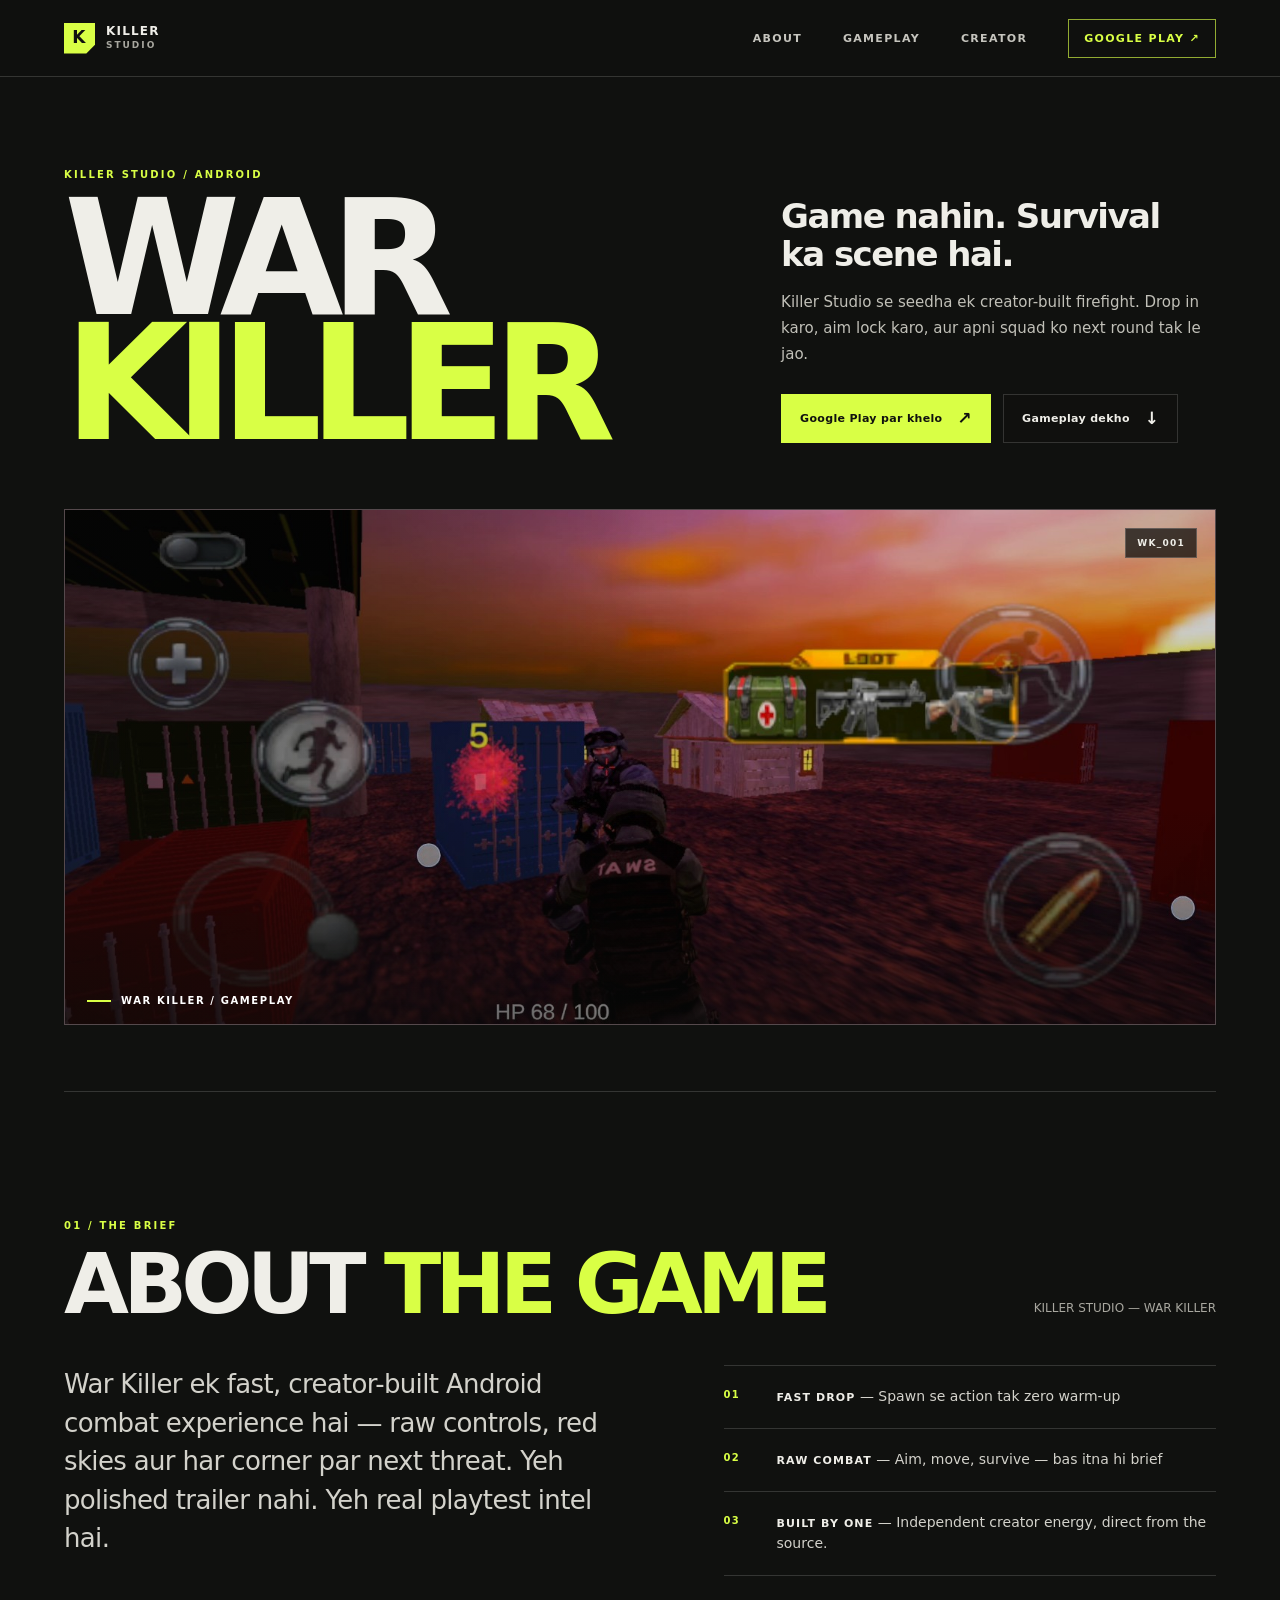
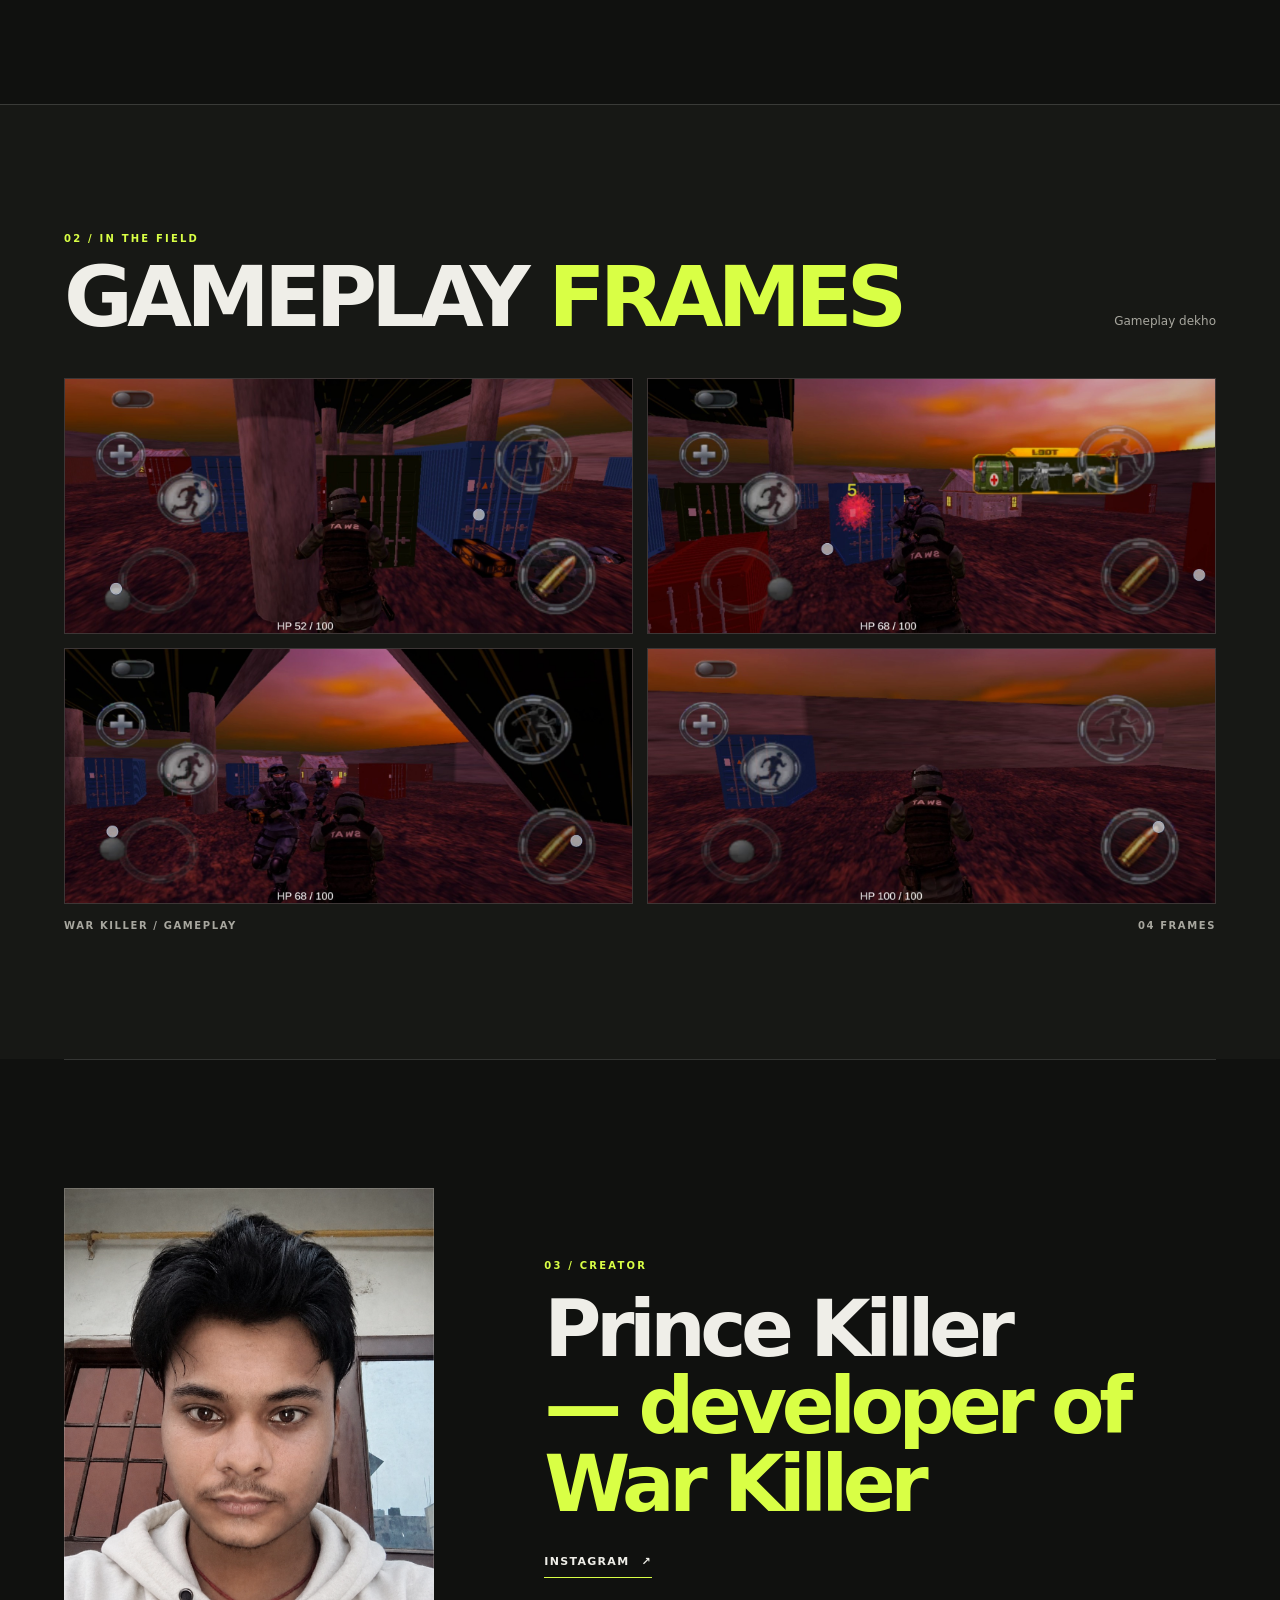
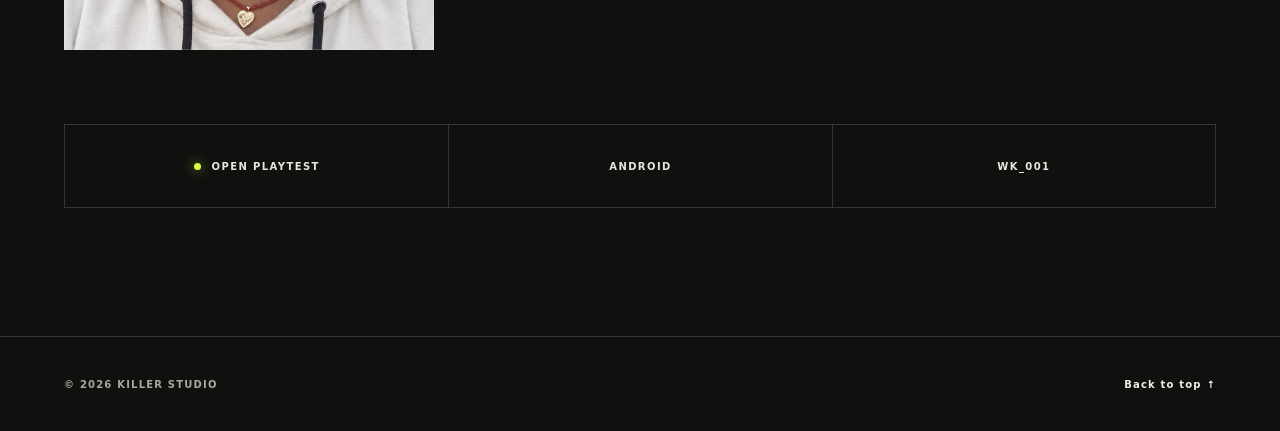
<file: index.html>
<!doctype html>
<html lang="en">
<head>
  <meta charset="utf-8">
  <meta name="viewport" content="width=device-width, initial-scale=1">
  <meta name="theme-color" content="#10110f">
  <meta name="description" content="Killer Studio se seedha ek creator-built firefight. Drop in karo, aim lock karo, aur apni squad ko next round tak le jao.">
  <meta property="og:type" content="website">
  <meta property="og:title" content="WAR KILLER — KILLER STUDIO">
  <meta property="og:description" content="Killer Studio se seedha ek creator-built firefight. Drop in karo, aim lock karo, aur apni squad ko next round tak le jao.">
  <meta property="og:url" content="https://princepan979851-pixel.github.io/The-killer/">
  <link rel="canonical" href="https://princepan979851-pixel.github.io/The-killer/">
  <title>WAR KILLER — KILLER STUDIO</title>
  <style>
    :root {
      color-scheme: dark;
      --ink: #10110f;
      --panel: #191a17;
      --paper: #efeee8;
      --muted: #a8a79f;
      --line: rgba(239, 238, 232, .16);
      --acid: #d9ff45;
      --red: #fa563c;
      --content: 1240px;
      --gutter: clamp(20px, 5vw, 72px);
      font-family: Inter, ui-sans-serif, system-ui, -apple-system, BlinkMacSystemFont, "Segoe UI", sans-serif;
      font-synthesis: none;
      text-rendering: optimizeLegibility;
    }
    *, *::before, *::after { box-sizing: border-box; }
    html { scroll-behavior: smooth; scroll-padding-top: 88px; background: var(--ink); }
    body { margin: 0; background: var(--ink); color: var(--paper); min-width: 320px; }
    body, button, a { -webkit-tap-highlight-color: transparent; }
    a { color: inherit; }
    button { font: inherit; }
    img { display: block; max-width: 100%; }
    ::selection { background: var(--acid); color: var(--ink); }
    .skip-link { position: fixed; z-index: 30; top: 12px; left: 12px; transform: translateY(-160%); padding: 12px 16px; color: var(--ink); background: var(--acid); font-weight: 800; }
    .skip-link:focus { transform: translateY(0); }
    .wrap { width: min(var(--content), calc(100% - var(--gutter) * 2)); margin-inline: auto; }
    .site-header { position: sticky; z-index: 20; top: 0; background: rgba(16, 17, 15, .9); border-bottom: 1px solid var(--line); backdrop-filter: blur(16px); }
    .nav-shell { width: min(1440px, 100%); min-height: 76px; margin-inline: auto; padding: 0 var(--gutter); display: flex; align-items: center; justify-content: space-between; gap: 26px; }
    .brand { display: inline-flex; align-items: center; gap: 11px; text-decoration: none; font-size: 12px; line-height: 1.05; font-weight: 900; letter-spacing: .1em; }
    .brand-mark { display: grid; width: 31px; aspect-ratio: 1; place-items: center; color: var(--ink); background: var(--acid); font-size: 17px; font-weight: 950; clip-path: polygon(0 0, 100% 0, 100% 72%, 72% 100%, 0 100%); }
    .brand-name { display: grid; gap: 3px; }
    .brand-name span:last-child { color: var(--muted); font-size: 9px; letter-spacing: .22em; }
    .nav-links { display: flex; align-items: center; gap: clamp(20px, 3.2vw, 46px); }
    .nav-links a { color: #c6c5be; text-decoration: none; font-size: 11px; font-weight: 750; letter-spacing: .12em; text-transform: uppercase; transition: color .2s ease; }
    .nav-links a:hover, .nav-links a:focus-visible { color: var(--acid); }
    .nav-cta { padding: 12px 15px; border: 1px solid rgba(217,255,69,.65); color: var(--acid) !important; }
    .menu-toggle { display: none; width: 44px; height: 44px; border: 1px solid var(--line); color: var(--paper); background: transparent; cursor: pointer; }
    .menu-toggle span { display: block; width: 18px; height: 2px; margin: 5px auto; background: currentColor; transition: transform .2s ease; }
    .hero { padding: clamp(42px, 7.2vw, 94px) 0 66px; overflow: hidden; }
    .hero-top { display: grid; grid-template-columns: minmax(0, 1.06fr) minmax(260px, .72fr); align-items: end; gap: clamp(28px, 6vw, 88px); margin-bottom: clamp(32px, 5vw, 62px); }
    .eyebrow, .section-kicker { margin: 0 0 17px; color: var(--acid); font-size: 10px; font-weight: 850; letter-spacing: .22em; text-transform: uppercase; }
    h1 { max-width: 820px; margin: 0; font-size: clamp(68px, 12.5vw, 164px); line-height: .78; letter-spacing: -.085em; font-weight: 950; }
    h1 span { display: block; color: var(--acid); }
    .hero-copy { padding-bottom: 4px; }
    .hero-copy h2 { max-width: 430px; margin: 0 0 17px; font-size: clamp(22px, 3vw, 34px); line-height: 1.13; letter-spacing: -.045em; font-weight: 750; }
    .hero-copy p { max-width: 430px; margin: 0; color: #c1c0b8; font-size: 15px; line-height: 1.72; }
    .hero-actions { display: flex; flex-wrap: wrap; gap: 12px; margin-top: 26px; }
    .button { min-height: 49px; display: inline-flex; align-items: center; justify-content: center; gap: 15px; padding: 0 18px; border: 1px solid transparent; text-decoration: none; font-size: 11px; font-weight: 850; letter-spacing: .03em; transition: transform .2s ease, background .2s ease, border-color .2s ease; }
    .button:hover { transform: translateY(-2px); }
    .button-primary { background: var(--acid); color: var(--ink); }
    .button-primary:hover { background: #e5ff7f; }
    .button-quiet { border-color: var(--line); color: var(--paper); background: rgba(16,17,15,.45); }
    .button-quiet:hover { border-color: var(--acid); }
    .arrow { font-size: 17px; line-height: 0; }
    .hero-frame { position: relative; min-height: 260px; aspect-ratio: 2.23 / 1; overflow: hidden; background: #291b20; border: 1px solid rgba(239,238,232,.22); }
    .hero-frame::after { content: ""; position: absolute; inset: 0; background: linear-gradient(90deg, rgba(10,11,10,.36), transparent 55%), linear-gradient(0deg, rgba(10,11,10,.54), transparent 42%); pointer-events: none; }
    .hero-frame img { width: 100%; height: 100%; position: absolute; inset: 0; object-fit: cover; object-position: center 54%; }
    .frame-index { position: absolute; z-index: 1; left: 22px; bottom: 18px; display: flex; align-items: center; gap: 10px; color: white; font-size: 10px; font-weight: 850; letter-spacing: .16em; text-transform: uppercase; }
    .frame-index::before { content: ""; width: 24px; height: 2px; background: var(--acid); }
    .frame-corner { position: absolute; z-index: 1; top: 18px; right: 18px; padding: 9px 11px; color: var(--paper); background: rgba(16,17,15,.75); border: 1px solid rgba(239,238,232,.22); font-size: 9px; font-weight: 800; letter-spacing: .14em; }
    .section { padding-block: clamp(72px, 10vw, 136px); border-top: 1px solid var(--line); }
    .section-heading { display: flex; align-items: end; justify-content: space-between; gap: 30px; margin-bottom: 43px; }
    .section-heading h2 { margin: 0; font-size: clamp(42px, 7vw, 84px); line-height: .88; letter-spacing: -.07em; font-weight: 900; }
    .section-heading h2 span { color: var(--acid); }
    .section-note { max-width: 260px; margin: 0 0 4px; color: var(--muted); font-size: 12px; line-height: 1.6; }
    .about-grid { display: grid; grid-template-columns: 1.05fr .95fr; gap: clamp(42px, 9vw, 130px); align-items: start; }
    .about-copy { max-width: 580px; margin: 0; color: #d3d2cb; font-size: clamp(18px, 2.25vw, 26px); line-height: 1.48; letter-spacing: -.025em; }
    .feature-list { border-top: 1px solid var(--line); }
    .feature { display: grid; grid-template-columns: 38px 1fr; gap: 15px; padding: 20px 0; border-bottom: 1px solid var(--line); }
    .feature-number { color: var(--acid); font-size: 10px; font-weight: 850; letter-spacing: .13em; padding-top: 3px; }
    .feature p { margin: 0; color: #d3d2cb; font-size: 14px; line-height: 1.55; }
    .feature strong { color: var(--paper); font-size: 11px; font-weight: 900; letter-spacing: .1em; }
    .gallery-section { background: #171815; }
    .gallery-grid { display: grid; grid-template-columns: repeat(2, minmax(0,1fr)); gap: 14px; }
    .shot { position: relative; display: block; width: 100%; aspect-ratio: 1536 / 691; padding: 0; border: 1px solid rgba(239,238,232,.12); overflow: hidden; background: #241c1c; cursor: zoom-in; text-align: left; }
    .shot img { width: 100%; height: 100%; object-fit: cover; transition: transform .55s cubic-bezier(.2,.7,.2,1), filter .3s ease; }
    .shot:hover img, .shot:focus-visible img { transform: scale(1.035); filter: saturate(1.12); }
    .shot::after { content: "↗"; position: absolute; right: 13px; bottom: 12px; display: grid; width: 32px; height: 32px; place-items: center; color: var(--ink); background: var(--acid); font-size: 18px; opacity: 0; transform: translateY(5px); transition: opacity .2s ease, transform .2s ease; }
    .shot:hover::after, .shot:focus-visible::after { opacity: 1; transform: translateY(0); }
    .gallery-foot { display: flex; align-items: center; justify-content: space-between; margin-top: 16px; color: var(--muted); font-size: 10px; font-weight: 800; letter-spacing: .16em; text-transform: uppercase; }
    .creator-section { display: grid; grid-template-columns: minmax(230px, .72fr) 1.28fr; gap: clamp(35px, 8vw, 110px); align-items: center; }
    .portrait-frame { position: relative; max-width: 370px; aspect-ratio: 4 / 5; overflow: hidden; background: #30302b; }
    .portrait-frame::after { content: ""; position: absolute; inset: 0; border: 1px solid rgba(239,238,232,.18); pointer-events: none; }
    .portrait-frame img { width: 100%; height: 100%; object-fit: cover; object-position: center 35%; filter: saturate(.78); }
    .creator-copy .section-kicker { margin-bottom: 20px; }
    .creator-copy h2 { max-width: 640px; margin: 0 0 27px; font-size: clamp(36px, 6.4vw, 78px); line-height: .99; letter-spacing: -.07em; font-weight: 900; }
    .creator-copy h2 span { display: block; color: var(--acid); }
    .social-link { display: inline-flex; align-items: center; gap: 12px; padding: 0 0 9px; border-bottom: 1px solid var(--acid); color: var(--paper); text-decoration: none; font-size: 11px; font-weight: 850; letter-spacing: .12em; text-transform: uppercase; }
    .social-link:hover { color: var(--acid); }
    .status-strip { display: grid; grid-template-columns: repeat(3, 1fr); margin-top: 74px; border: 1px solid var(--line); }
    .status-item { min-height: 82px; display: flex; align-items: center; justify-content: center; gap: 11px; padding: 12px; color: #e6e5de; font-size: 10px; font-weight: 850; letter-spacing: .14em; text-align: center; }
    .status-item + .status-item { border-left: 1px solid var(--line); }
    .status-item:first-child::before { content: ""; width: 7px; height: 7px; flex: 0 0 auto; background: var(--acid); border-radius: 50%; box-shadow: 0 0 12px rgba(217,255,69,.6); }
    .site-footer { border-top: 1px solid var(--line); }
    .footer-inner { min-height: 94px; display: flex; align-items: center; justify-content: space-between; gap: 20px; color: var(--muted); font-size: 10px; font-weight: 800; letter-spacing: .12em; }
    .footer-inner p { margin: 0; }
    .back-top { color: var(--paper); text-decoration: none; }
    .back-top:hover { color: var(--acid); }
    .lightbox { width: min(1100px, calc(100% - 28px)); max-width: none; max-height: min(90vh, 900px); padding: 0; border: 1px solid rgba(239,238,232,.25); background: #10110f; color: var(--paper); }
    .lightbox::backdrop { background: rgba(4,5,4,.88); backdrop-filter: blur(7px); }
    .lightbox-inner { position: relative; padding: 12px; }
    .lightbox img { width: 100%; max-height: calc(90vh - 24px); object-fit: contain; }
    .lightbox-close { position: absolute; z-index: 1; top: 20px; right: 20px; width: 44px; height: 44px; border: 1px solid rgba(255,255,255,.4); color: white; background: rgba(16,17,15,.8); font-size: 23px; cursor: pointer; }
    :focus-visible { outline: 2px solid var(--acid); outline-offset: 4px; }
    @media (max-width: 760px) {
      .nav-shell { min-height: 68px; }
      .menu-toggle { display: block; }
      .nav-links { position: absolute; top: calc(100% + 1px); left: 0; right: 0; display: none; align-items: stretch; gap: 0; padding: 8px var(--gutter) 20px; border-bottom: 1px solid var(--line); background: rgba(16,17,15,.98); }
      .nav-links.is-open { display: flex; flex-direction: column; }
      .nav-links a { padding: 15px 2px; border-bottom: 1px solid var(--line); }
      .nav-links .nav-cta { margin-top: 12px; padding: 14px; text-align: center; border: 1px solid rgba(217,255,69,.65); }
      .hero { padding-top: 49px; }
      .hero-top { grid-template-columns: 1fr; gap: 28px; }
      h1 { font-size: clamp(66px, 18vw, 126px); }
      .hero-copy { max-width: 540px; }
      .hero-frame { min-height: 220px; aspect-ratio: 1.4 / 1; }
      .section-heading { align-items: start; flex-direction: column; gap: 15px; margin-bottom: 30px; }
      .section-note { max-width: 410px; }
      .about-grid { grid-template-columns: 1fr; gap: 35px; }
      .creator-section { grid-template-columns: minmax(0, .82fr) 1.18fr; gap: 26px; }
      .creator-copy h2 { font-size: clamp(30px, 7.5vw, 56px); }
      .status-strip { margin-top: 54px; }
    }
    @media (max-width: 520px) {
      .hero { padding-bottom: 54px; }
      .hero-copy p { font-size: 14px; }
      .hero-frame { min-height: 185px; aspect-ratio: 1.15 / 1; }
      .frame-index { left: 14px; bottom: 14px; }
      .frame-corner { top: 12px; right: 12px; }
      .gallery-grid { grid-template-columns: 1fr; gap: 12px; }
      .creator-section { grid-template-columns: 1fr; gap: 28px; }
      .portrait-frame { width: min(72%, 300px); }
      .creator-copy h2 { font-size: clamp(40px, 11vw, 62px); }
      .status-strip { grid-template-columns: 1fr; }
      .status-item { min-height: 55px; }
      .status-item + .status-item { border-left: 0; border-top: 1px solid var(--line); }
      .footer-inner { min-height: 78px; }
    }
    @media (prefers-reduced-motion: reduce) {
      *, *::before, *::after { scroll-behavior: auto !important; animation-duration: .01ms !important; animation-iteration-count: 1 !important; transition-duration: .01ms !important; }
    }
  </style>
</head>
<body>
  <a class="skip-link" href="#main">Skip to content</a>
  <header class="site-header" id="top">
    <div class="nav-shell">
      <a class="brand" href="#top" aria-label="KILLER STUDIO home">
        <span class="brand-mark" aria-hidden="true">K</span>
        <span class="brand-name"><span>KILLER</span><span>STUDIO</span></span>
      </a>
      <button class="menu-toggle" type="button" aria-label="Open navigation" aria-expanded="false" aria-controls="primary-navigation"><span></span><span></span></button>
      <nav class="nav-links" id="primary-navigation" aria-label="Main navigation">
        <a href="#about">About</a>
        <a href="#gallery">Gameplay</a>
        <a href="#creator">Creator</a>
        <a class="nav-cta" href="https://play.google.com/store/apps/details?id=com.thekillerstudio.warkiller" target="_blank" rel="noopener noreferrer">Google Play <span aria-hidden="true">↗</span></a>
      </nav>
    </div>
  </header>

  <main id="main">
    <section class="hero wrap" aria-labelledby="hero-title">
      <div class="hero-top">
        <div class="hero-heading">
          <p class="eyebrow">KILLER STUDIO / ANDROID</p>
          <h1 id="hero-title">WAR <span>KILLER</span></h1>
        </div>
        <div class="hero-copy">
          <h2>Game nahin. Survival ka scene hai.</h2>
          <p>Killer Studio se seedha ek creator-built firefight. Drop in karo, aim lock karo, aur apni squad ko next round tak le jao.</p>
          <div class="hero-actions">
            <a class="button button-primary" href="https://play.google.com/store/apps/details?id=com.thekillerstudio.warkiller" target="_blank" rel="noopener noreferrer">Google Play par khelo <span class="arrow" aria-hidden="true">↗</span></a>
            <a class="button button-quiet" href="#gallery">Gameplay dekho <span class="arrow" aria-hidden="true">↓</span></a>
          </div>
        </div>
      </div>
      <div class="hero-frame" aria-label="War Killer gameplay">
        <img src="gameplay-02.jpg" alt="War Killer gameplay at sunset, with combat controls and a firefight in view" fetchpriority="high">
        <span class="frame-index">War Killer / Gameplay</span>
        <span class="frame-corner">WK_001</span>
      </div>
    </section>

    <section class="section wrap" id="about" aria-labelledby="about-title">
      <div class="section-heading">
        <div><p class="section-kicker">01 / The brief</p><h2 id="about-title">ABOUT <span>THE GAME</span></h2></div>
        <p class="section-note">KILLER STUDIO — WAR KILLER</p>
      </div>
      <div class="about-grid">
        <p class="about-copy">War Killer ek fast, creator-built Android combat experience hai — raw controls, red skies aur har corner par next threat. Yeh polished trailer nahi. Yeh real playtest intel hai.</p>
        <div class="feature-list" aria-label="Game features">
          <div class="feature"><span class="feature-number">01</span><p><strong>FAST DROP</strong> — Spawn se action tak zero warm-up</p></div>
          <div class="feature"><span class="feature-number">02</span><p><strong>RAW COMBAT</strong> — Aim, move, survive — bas itna hi brief</p></div>
          <div class="feature"><span class="feature-number">03</span><p><strong>BUILT BY ONE</strong> — Independent creator energy, direct from the source.</p></div>
        </div>
      </div>
    </section>

    <section class="section gallery-section" id="gallery" aria-labelledby="gallery-title">
      <div class="wrap">
        <div class="section-heading">
          <div><p class="section-kicker">02 / In the field</p><h2 id="gallery-title">GAMEPLAY <span>FRAMES</span></h2></div>
          <p class="section-note">Gameplay dekho</p>
        </div>
        <div class="gallery-grid">
          <button class="shot" type="button" data-image="gameplay-01.jpg" aria-label="View gameplay screenshot 1 of 4"><img src="gameplay-01.jpg" alt="War Killer gameplay screenshot 1" loading="lazy"></button>
          <button class="shot" type="button" data-image="gameplay-02.jpg" aria-label="View gameplay screenshot 2 of 4"><img src="gameplay-02.jpg" alt="War Killer gameplay screenshot 2" loading="lazy"></button>
          <button class="shot" type="button" data-image="gameplay-03.jpg" aria-label="View gameplay screenshot 3 of 4"><img src="gameplay-03.jpg" alt="War Killer gameplay screenshot 3" loading="lazy"></button>
          <button class="shot" type="button" data-image="gameplay-04.jpg" aria-label="View gameplay screenshot 4 of 4"><img src="gameplay-04.jpg" alt="War Killer gameplay screenshot 4" loading="lazy"></button>
        </div>
        <div class="gallery-foot"><span>War Killer / Gameplay</span><span>04 Frames</span></div>
      </div>
    </section>

    <section class="section wrap" id="creator" aria-labelledby="creator-title">
      <div class="creator-section">
        <div class="portrait-frame"><img src="developer.png" alt="Prince Killer, developer of War Killer" loading="lazy"></div>
        <div class="creator-copy">
          <p class="section-kicker">03 / Creator</p>
          <h2 id="creator-title">Prince Killer <span>— developer of War Killer</span></h2>
          <a class="social-link" href="https://www.instagram.com/princekiller444/" target="_blank" rel="noopener noreferrer" aria-label="Prince Killer on Instagram, opens in a new tab">Instagram <span aria-hidden="true">↗</span></a>
        </div>
      </div>
      <div class="status-strip" aria-label="Playtest and platform status">
        <div class="status-item">OPEN PLAYTEST</div>
        <div class="status-item">ANDROID</div>
        <div class="status-item">WK_001</div>
      </div>
    </section>
  </main>

  <footer class="site-footer">
    <div class="wrap footer-inner"><p>© 2026 KILLER STUDIO</p><a class="back-top" href="#top">Back to top <span aria-hidden="true">↑</span></a></div>
  </footer>

  <dialog class="lightbox" aria-label="Gameplay image viewer">
    <div class="lightbox-inner">
      <button class="lightbox-close" type="button" aria-label="Close image viewer">×</button>
      <img src="gameplay-01.jpg" alt="Expanded War Killer gameplay screenshot">
    </div>
  </dialog>

  <script>
    (() => {
      const menuButton = document.querySelector('.menu-toggle');
      const nav = document.querySelector('#primary-navigation');
      const menuLinks = nav.querySelectorAll('a');

      const setMenu = (open) => {
        menuButton.setAttribute('aria-expanded', String(open));
        menuButton.setAttribute('aria-label', open ? 'Close navigation' : 'Open navigation');
        nav.classList.toggle('is-open', open);
      };
      menuButton.addEventListener('click', () => {
        setMenu(menuButton.getAttribute('aria-expanded') !== 'true');
      });
      menuLinks.forEach((link) => link.addEventListener('click', () => setMenu(false)));
      document.addEventListener('keydown', (event) => {
        if (event.key === 'Escape' && menuButton.getAttribute('aria-expanded') === 'true') {
          setMenu(false);
          menuButton.focus();
        }
      });

      const dialog = document.querySelector('.lightbox');
      const dialogImage = dialog.querySelector('img');
      const closeButton = dialog.querySelector('.lightbox-close');
      let previousFocus = null;
      document.querySelectorAll('.shot').forEach((shot) => {
        shot.addEventListener('click', () => {
          previousFocus = shot;
          const image = shot.querySelector('img');
          dialogImage.src = shot.dataset.image;
          dialogImage.alt = image.alt;
          dialog.showModal();
          closeButton.focus();
        });
      });
      closeButton.addEventListener('click', () => dialog.close());
      dialog.addEventListener('click', (event) => {
        if (event.target === dialog) dialog.close();
      });
      dialog.addEventListener('close', () => {
        if (previousFocus && previousFocus.isConnected) previousFocus.focus();
      });
    })();
  </script>
</body>
</html>
</file>
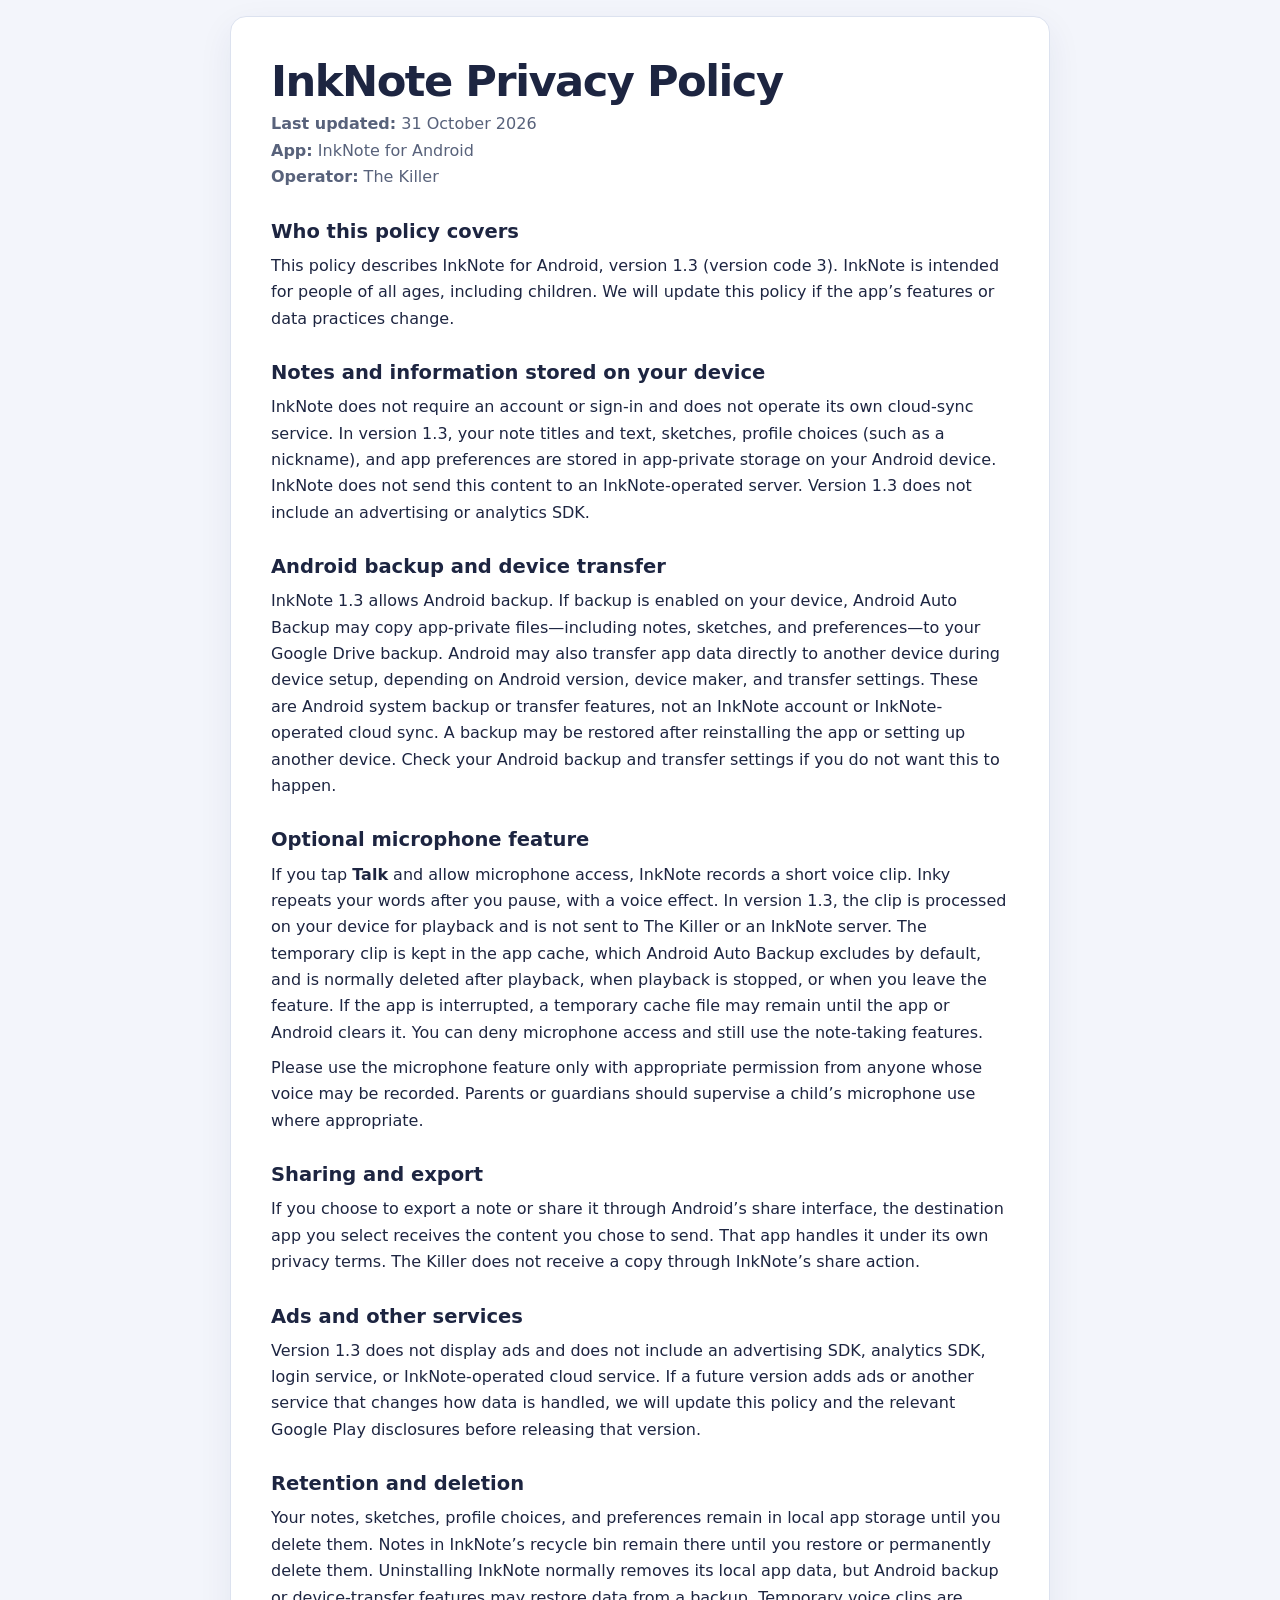
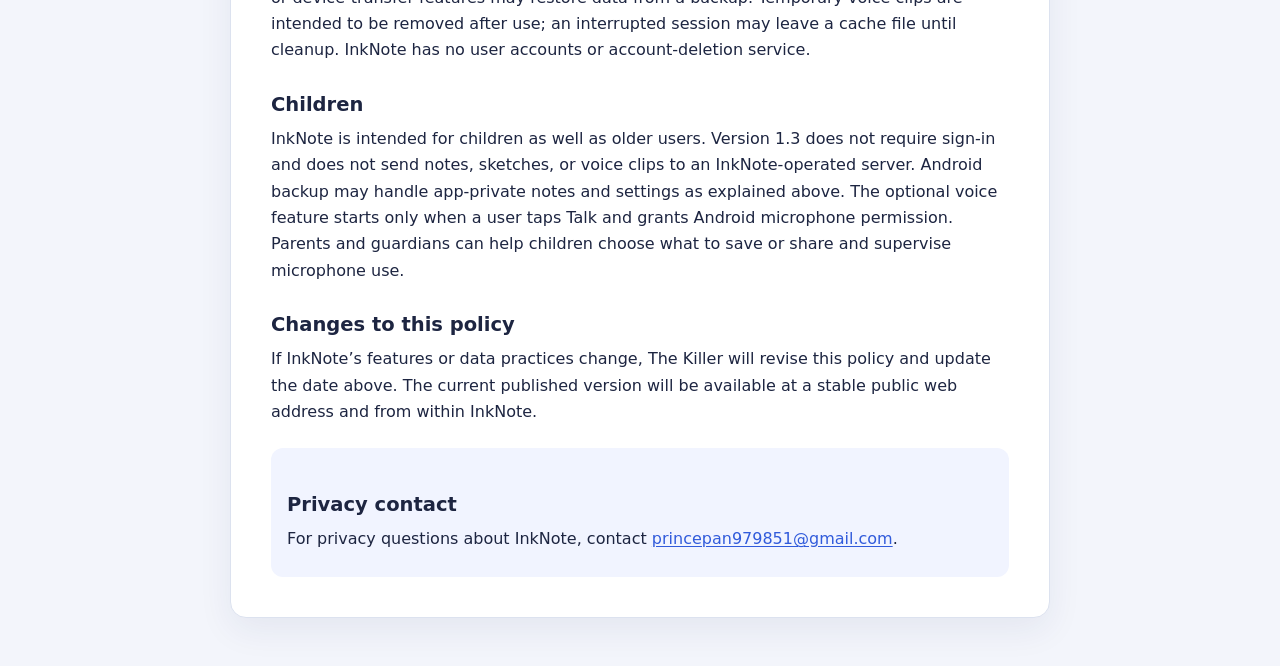
<file: inknote-privacy-policy.html>
<!doctype html>
<html lang="en">
<head>
  <meta charset="utf-8">
  <meta name="viewport" content="width=device-width, initial-scale=1">
  <meta name="description" content="Privacy policy for InkNote for Android, including local notes, optional microphone playback, Android backup, sharing and deletion.">
  <link rel="canonical" href="https://princepan979851-pixel.github.io/The-killer/inknote-privacy-policy.html">
  <title>InkNote Privacy Policy</title>
  <style>
    :root { color-scheme: light; --ink: #1d2541; --muted: #58627b; --line: #dce2ef; --blue: #315bdb; --paper: #fff; --bg: #f3f5fb; }
    * { box-sizing: border-box; }
    body { margin: 0; background: var(--bg); color: var(--ink); font: 16px/1.65 system-ui, -apple-system, "Segoe UI", Roboto, sans-serif; }
    main { max-width: 820px; margin: 1rem auto 3rem; padding: clamp(1.2rem, 4vw, 2.5rem); background: var(--paper); border: 1px solid var(--line); border-radius: 16px; box-shadow: 0 12px 35px rgba(30, 47, 95, .07); }
    h1 { margin: 0 0 .3rem; font-size: clamp(2rem, 7vw, 2.7rem); line-height: 1.15; letter-spacing: -.035em; }
    .sub { margin: 0 0 1.7rem; color: var(--muted); }
    h2 { margin: 1.75rem 0 .45rem; font-size: 1.22rem; line-height: 1.3; }
    p, ul { margin: .55rem 0; }
    ul { padding-left: 1.3rem; }
    a { color: var(--blue); text-underline-offset: .15em; }
    .contact { padding: 1rem; margin-top: 1.4rem; border-radius: 12px; background: #f1f4ff; }
    @media (max-width: 600px) { main { margin: .6rem; padding: 1.1rem; border-radius: 12px; } }
  </style>
</head>
<body>
  <main>
    <h1>InkNote Privacy Policy</h1>
    <p class="sub"><strong>Last updated:</strong> 31 October 2026<br><strong>App:</strong> InkNote for Android<br><strong>Operator:</strong> The Killer</p>

    <h2>Who this policy covers</h2>
    <p>This policy describes InkNote for Android, version 1.3 (version code 3). InkNote is intended for people of all ages, including children. We will update this policy if the app’s features or data practices change.</p>

    <h2>Notes and information stored on your device</h2>
    <p>InkNote does not require an account or sign-in and does not operate its own cloud-sync service. In version 1.3, your note titles and text, sketches, profile choices (such as a nickname), and app preferences are stored in app-private storage on your Android device. InkNote does not send this content to an InkNote-operated server. Version 1.3 does not include an advertising or analytics SDK.</p>

    <h2>Android backup and device transfer</h2>
    <p>InkNote 1.3 allows Android backup. If backup is enabled on your device, Android Auto Backup may copy app-private files—including notes, sketches, and preferences—to your Google Drive backup. Android may also transfer app data directly to another device during device setup, depending on Android version, device maker, and transfer settings. These are Android system backup or transfer features, not an InkNote account or InkNote-operated cloud sync. A backup may be restored after reinstalling the app or setting up another device. Check your Android backup and transfer settings if you do not want this to happen.</p>

    <h2>Optional microphone feature</h2>
    <p>If you tap <strong>Talk</strong> and allow microphone access, InkNote records a short voice clip. Inky repeats your words after you pause, with a voice effect. In version 1.3, the clip is processed on your device for playback and is not sent to The Killer or an InkNote server. The temporary clip is kept in the app cache, which Android Auto Backup excludes by default, and is normally deleted after playback, when playback is stopped, or when you leave the feature. If the app is interrupted, a temporary cache file may remain until the app or Android clears it. You can deny microphone access and still use the note-taking features.</p>
    <p>Please use the microphone feature only with appropriate permission from anyone whose voice may be recorded. Parents or guardians should supervise a child’s microphone use where appropriate.</p>

    <h2>Sharing and export</h2>
    <p>If you choose to export a note or share it through Android’s share interface, the destination app you select receives the content you chose to send. That app handles it under its own privacy terms. The Killer does not receive a copy through InkNote’s share action.</p>

    <h2>Ads and other services</h2>
    <p>Version 1.3 does not display ads and does not include an advertising SDK, analytics SDK, login service, or InkNote-operated cloud service. If a future version adds ads or another service that changes how data is handled, we will update this policy and the relevant Google Play disclosures before releasing that version.</p>

    <h2>Retention and deletion</h2>
    <p>Your notes, sketches, profile choices, and preferences remain in local app storage until you delete them. Notes in InkNote’s recycle bin remain there until you restore or permanently delete them. Uninstalling InkNote normally removes its local app data, but Android backup or device-transfer features may restore data from a backup. Temporary voice clips are intended to be removed after use; an interrupted session may leave a cache file until cleanup. InkNote has no user accounts or account-deletion service.</p>

    <h2>Children</h2>
    <p>InkNote is intended for children as well as older users. Version 1.3 does not require sign-in and does not send notes, sketches, or voice clips to an InkNote-operated server. Android backup may handle app-private notes and settings as explained above. The optional voice feature starts only when a user taps Talk and grants Android microphone permission. Parents and guardians can help children choose what to save or share and supervise microphone use.</p>

    <h2>Changes to this policy</h2>
    <p>If InkNote’s features or data practices change, The Killer will revise this policy and update the date above. The current published version will be available at a stable public web address and from within InkNote.</p>

    <div class="contact">
      <h2>Privacy contact</h2>
      <p>For privacy questions about InkNote, contact <a href="mailto:princepan979851@gmail.com">princepan979851@gmail.com</a>.</p>
    </div>
  </main>
</body>
</html>
</file>
